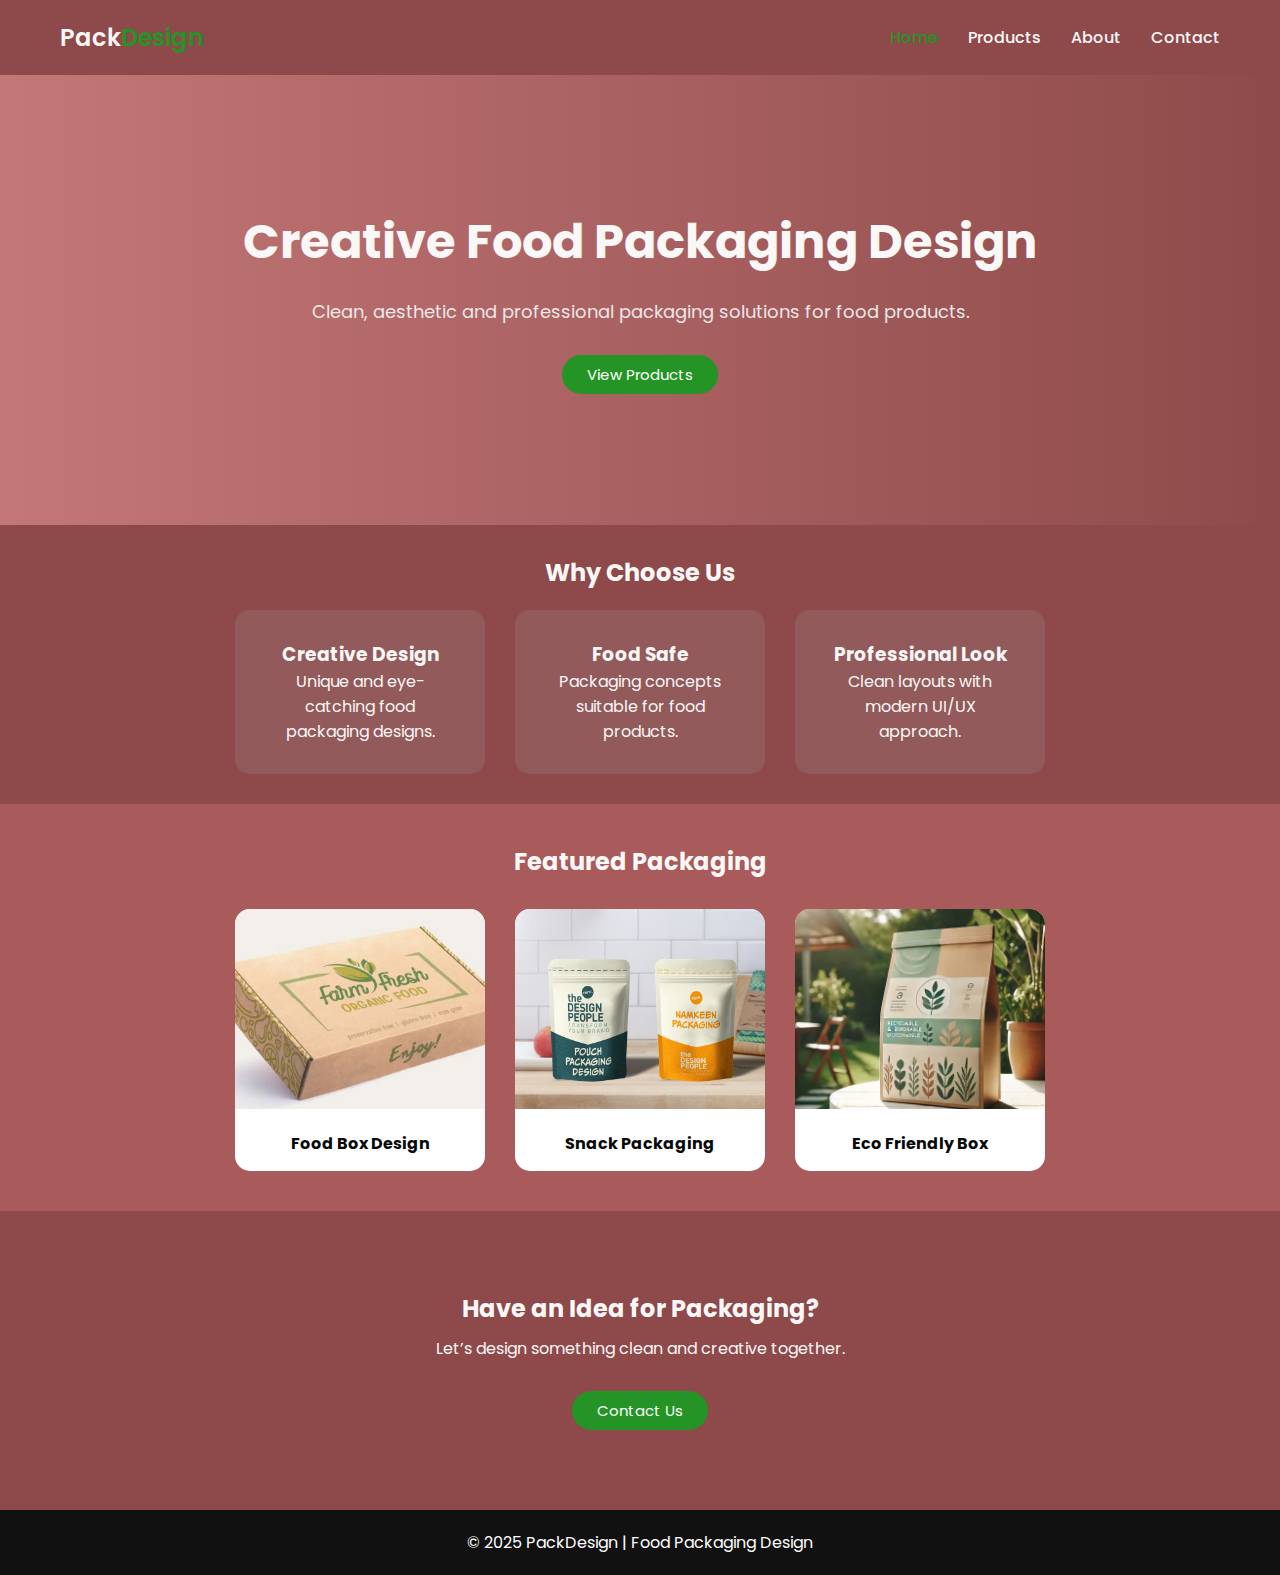
<file: index.html>
<!DOCTYPE html>
<html lang="en">
<head>
    <meta charset="UTF-8">
    <meta name="viewport" content="width=device-width, initial-scale=1.0">
    <title>Food 
        Packaging Design</title>

    <!-- Google Font -->
    <link href="https://fonts.googleapis.com/css2?family=Poppins:wght@300;400;500;600&display=swap" rel="stylesheet">

    <!-- CSS -->
    <link rel="stylesheet" href="style.css">
</head>
<body>

    <!-- NAVBAR -->
    <header class="navbar">
        <div class="logo">Pack<span>Design</span></div>
        <nav>
            <ul>
                <li><a href="index.html" class="active">Home</a></li>
                <li><a href="products.html">Products</a></li>
                <li><a href="about.html">About</a></li>
                <li><a href="contact.html">Contact</a></li>
            </ul>
        </nav>
    </header>

    <!-- HERO SECTION -->
    <section class="hero">
        <div class="hero-content">
            <h1>Creative Food Packaging Design</h1>
            <p>Clean, aesthetic and professional packaging solutions for food products.</p>
            <a href="products.html" class="btn">View Products</a>
        </div>
    </section>

    <!-- WHY CHOOSE US -->
    <section class="features">
        <h2>Why Choose Us</h2>
        <div class="feature-box">
            <div class="feature">
                <h3>Creative Design</h3>
                <p>Unique and eye-catching food packaging designs.</p>
            </div>
            <div class="feature">
                <h3>Food Safe</h3>
                <p>Packaging concepts suitable for food products.</p>
            </div>
            <div class="feature">
                <h3>Professional Look</h3>
                <p>Clean layouts with modern UI/UX approach.</p>
            </div>
        </div>
    </section>

    <!-- FEATURED PRODUCTS -->
    <section class="featured">
        <h2>Featured Packaging</h2>
        <div class="product-grid">
            <div class="product-card">
                <img src="images/image2.webp" alt="Food Box">
                <h4>Food Box Design</h4>
            </div>
            <div class="product-card">
                <img src="images/image3.jpg" alt="Snack Packaging">
                <h4>Snack Packaging</h4>
            </div>
            <div class="product-card">
                <img src="images/image4.webp" alt="Eco Package">
                <h4>Eco Friendly Box</h4>
            </div>
        </div>
    </section>

    <!-- CTA -->
    <section class="cta">
        <h2>Have an Idea for Packaging?</h2>
        <p>Let’s design something clean and creative together.</p>
        <a href="contact.html" class="btn">Contact Us</a>
    </section>

    <!-- FOOTER -->
    <footer>
        <p>© 2025 PackDesign | Food Packaging Design</p>
    </footer>

</body>
</html>
</file>
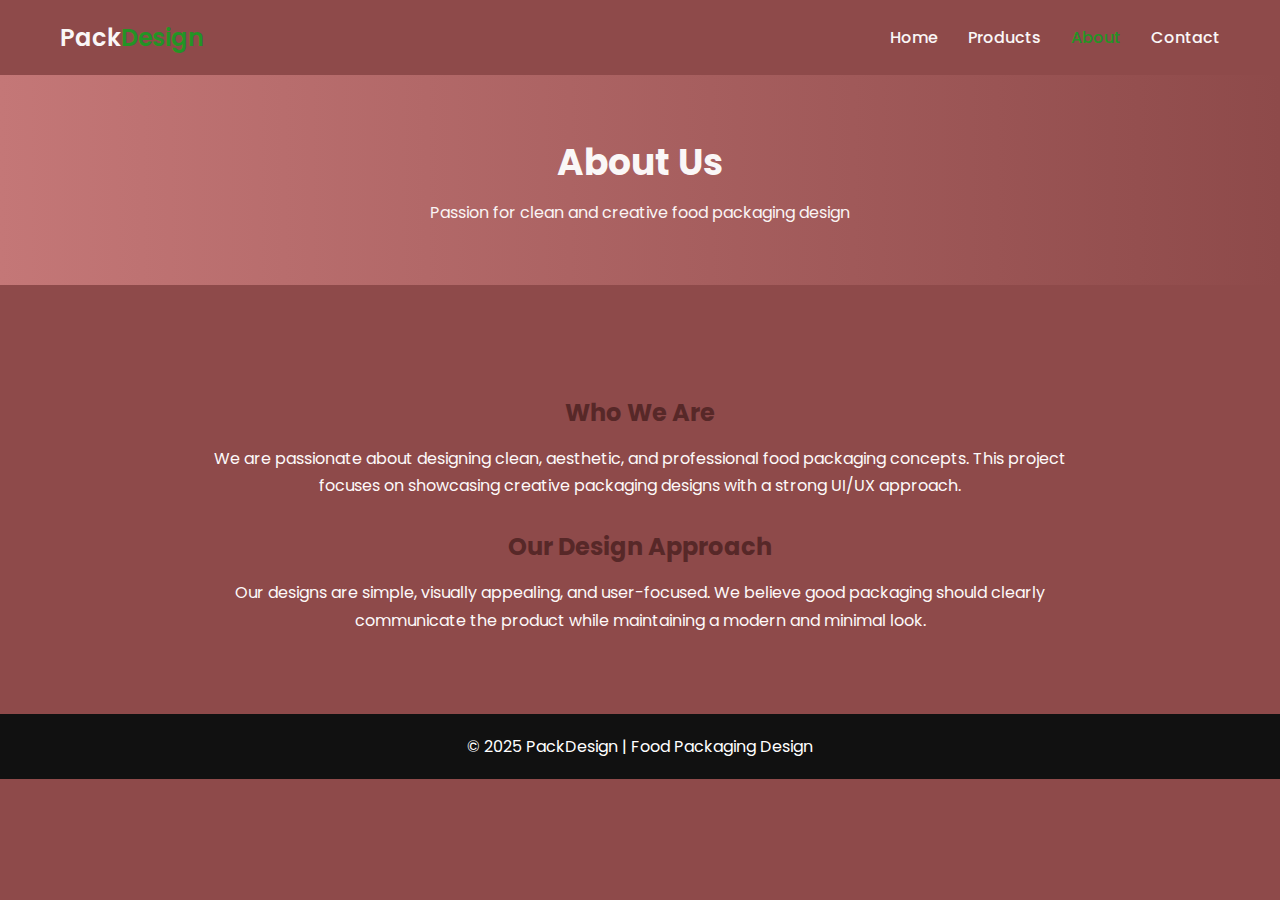
<file: about.html>
<!DOCTYPE html>
<html lang="en">
<head>
    <meta charset="UTF-8">
    <meta name="viewport" content="width=device-width, initial-scale=1.0">
    <title>About | Food Packaging Design</title>

    <!-- Google Font -->
    <link href="https://fonts.googleapis.com/css2?family=Poppins:wght@300;400;500;600&display=swap" rel="stylesheet">

    <!-- CSS -->
    <link rel="stylesheet" href="style.css">
</head>
<body>

    <!-- NAVBAR -->
    <header class="navbar">
        <div class="logo">Pack<span>Design</span></div>
        <nav>
            <ul>
                <li><a href="index.html">Home</a></li>
                <li><a href="products.html">Products</a></li>
                <li><a href="about.html" class="active">About</a></li>
                <li><a href="contact.html">Contact</a></li>
            </ul>
        </nav>
    </header>

    <!-- PAGE HEADER -->
    <section class="page-header">
        <h1>About Us</h1>
        <p>Passion for clean and creative food packaging design</p>
    </section>

    <!-- ABOUT CONTENT -->
    <section class="about">
        <div class="about-container">
            <div class="about-text">
                <h2>Who We Are</h2>
                <p>
                    We are passionate about designing clean, aesthetic, and professional
                    food packaging concepts. This project focuses on showcasing creative
                    packaging designs with a strong UI/UX approach.
                </p>

                <h2>Our Design Approach</h2>
                <p>
                    Our designs are simple, visually appealing, and user-focused.
                    We believe good packaging should clearly communicate the product
                    while maintaining a modern and minimal look.
                </p>
            </div>
        </div>
    </section>

    <!-- FOOTER -->
    <footer>
        <p>© 2025 PackDesign | Food Packaging Design</p>
    </footer>

</body>
</html>
</file>
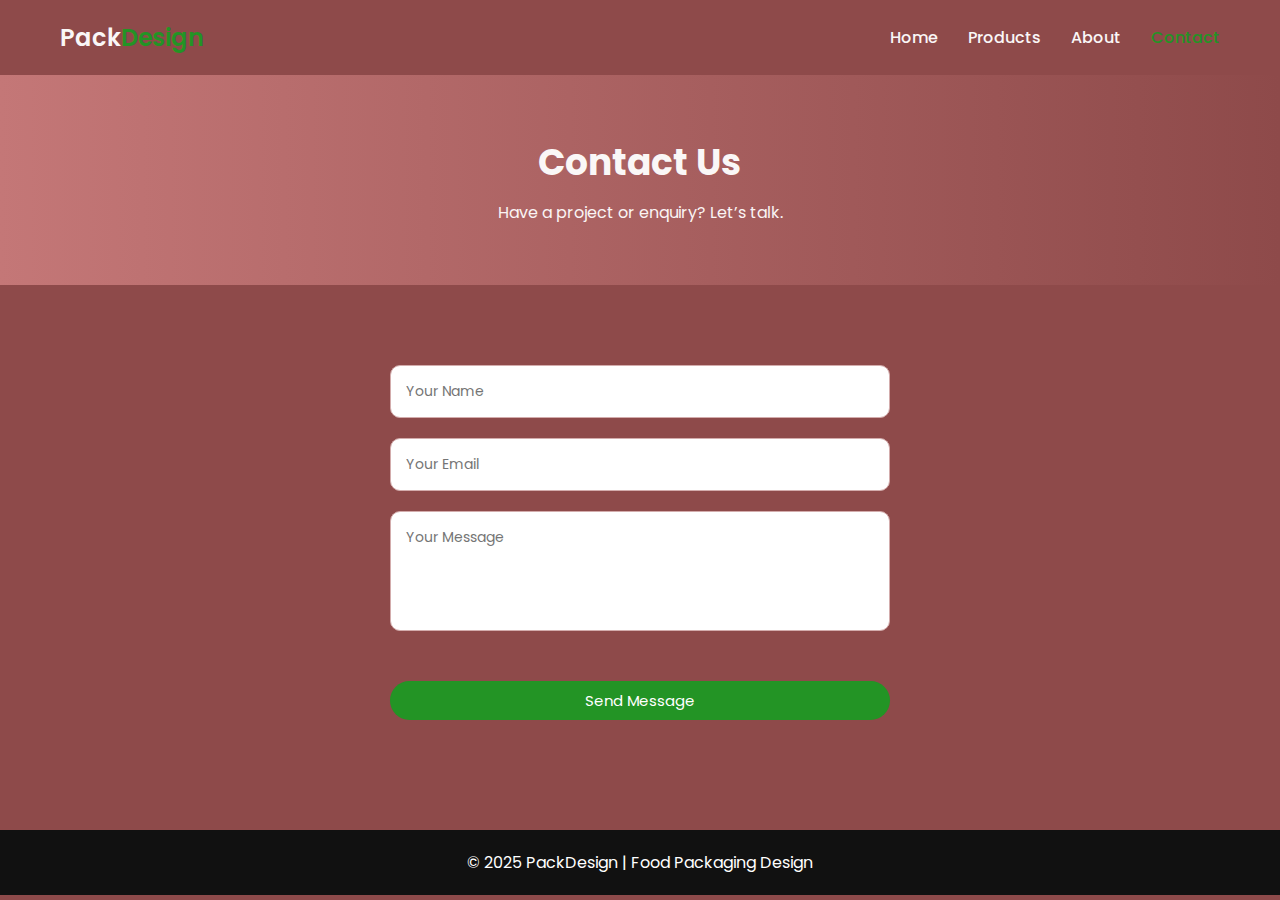
<file: contact.html>
<!DOCTYPE html>
<html lang="en">
<head>
    <meta charset="UTF-8">
    <meta name="viewport" content="width=device-width, initial-scale=1.0">
    <title>Contact | Food Packaging Design</title>

    <!-- Google Font -->
    <link href="https://fonts.googleapis.com/css2?family=Poppins:wght@300;400;500;600&display=swap" rel="stylesheet">

    <!-- CSS -->
    <link rel="stylesheet" href="style.css">
</head>
<body>

    <!-- NAVBAR -->
    <header class="navbar">
        <div class="logo">Pack<span>Design</span></div>
        <nav>
            <ul>
                <li><a href="index.html">Home</a></li>
                <li><a href="products.html">Products</a></li>
                <li><a href="about.html">About</a></li>
                <li><a href="contact.html" class="active">Contact</a></li>
            </ul>
        </nav>
    </header>

    <!-- PAGE HEADER -->
    <section class="page-header">
        <h1>Contact Us</h1>
        <p>Have a project or enquiry? Let’s talk.</p>
    </section>

    <!-- CONTACT SECTION -->
    <section class="contact">
        <div class="contact-container">
            <form id="contactForm">
                <input type="text" id="name" placeholder="Your Name">
                <input type="email" id="email" placeholder="Your Email">
                <textarea id="message" placeholder="Your Message"></textarea>
                <button type="submit" class="btn">Send Message</button>
                <p id="formMessage"></p>
            </form>
        </div>
    </section>

    <!-- FOOTER -->
    <footer>
        <p>© 2025 PackDesign | Food Packaging Design</p>
    </footer>

    <!-- JS -->
    <script src="script.js"></script>
</body>
</html>
</file>
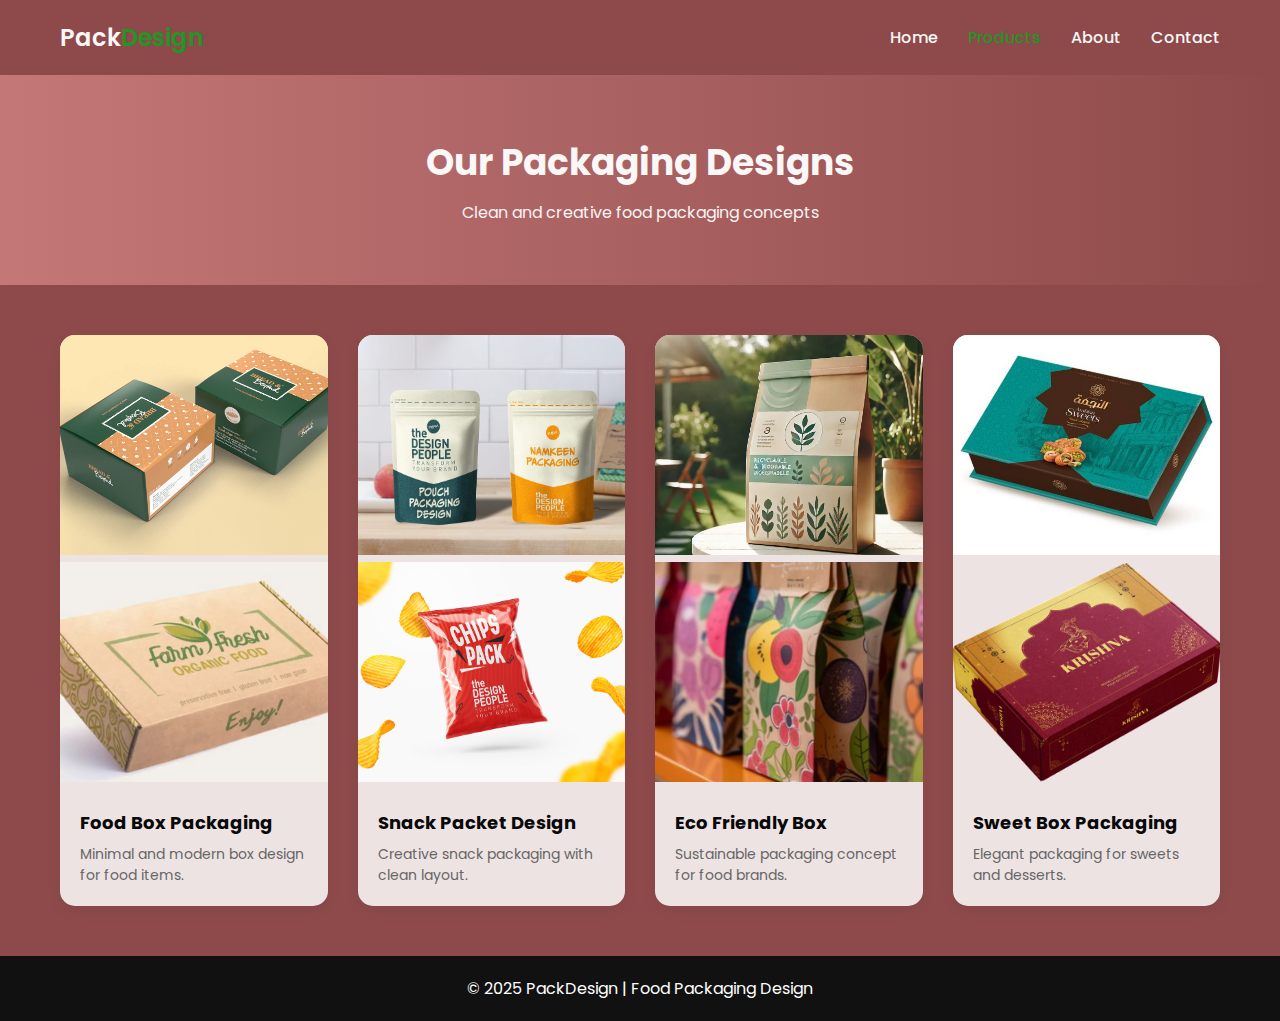
<file: products.html>
<!DOCTYPE html>
<html lang="en">
<head>
    <meta charset="UTF-8">
    <meta name="viewport" content="width=device-width, initial-scale=1.0">
    <title>Products | Food Packaging</title>

    <!-- Google Font -->
    <link href="https://fonts.googleapis.com/css2?family=Poppins:wght@300;400;500;600&display=swap" rel="stylesheet">

    <!-- CSS -->
    <link rel="stylesheet" href="style.css">
</head>
<body>

    <!-- NAVBAR -->
    <header class="navbar">
        <div class="logo">Pack<span>Design</span></div>
        <nav>
            <ul>
                <li><a href="index.html">Home</a></li>
                <li><a href="products.html" class="active">Products</a></li>
                <li><a href="about.html">About</a></li>
                <li><a href="contact.html">Contact</a></li>
            </ul>
        </nav>
    </header>

    <!-- PAGE HEADER -->
    <section class="page-header">
        <h1>Our Packaging Designs</h1>
        <p>Clean and creative food packaging concepts</p>
    </section>

    <!-- PRODUCTS GRID -->
    <section class="products">
        <div class="products-grid">

            <div class="product-item">
                <img src="images/image1.jpg.webp" alt="Food Box">
                <img src="images/image2.webp" alt="Food Box">
                <div class="product-info">
                    <h3>Food Box Packaging</h3>
                    <p>Minimal and modern box design for food items.</p>
                </div>
            </div>

            <div class="product-item">
                <img src="images/image3.jpg" alt="Snack Packet">
                <img src="images/image5.jpg" alt="Snack Packet">
                <div class="product-info">
                    <h3>Snack Packet Design</h3>
                    <p>Creative snack packaging with clean layout.</p>
                </div>
            </div>

            <div class="product-item">
                <img src="images/image4.webp" alt="Eco Box">
                <img src="images/image8.webp" alt="Eco Box">
                <div class="product-info">
                    <h3>Eco Friendly Box</h3>
                    <p>Sustainable packaging concept for food brands.</p>
                </div>
            </div>

            <div class="product-item">
                <img src="images/image9.jpg" alt="Sweet Box">                
                <img src="images/image10.png" alt="Sweet Box">
                <div class="product-info">
                    <h3>Sweet Box Packaging</h3>
                    <p>Elegant packaging for sweets and desserts.</p>
                </div>
            </div>

        </div>
    </section>

    <!-- FOOTER -->
    <footer>
        <p>© 2025 PackDesign | Food Packaging Design</p>
    </footer>

</body>
</html>
</file>
<file: style.css>
* {
    margin: 0;
    padding: 0;
    box-sizing: border-box;
    font-family: 'Poppins', sans-serif;
}

body {
    background: #8e4a4a;
    color: #faf7f7;
}

/* NAVBAR */
.navbar {
    display: flex;
    justify-content: space-between;
    align-items: center;
    padding: 20px 60px;
    background:#8e4a4a;
    box-shadow: 0 2px 10px rgba(191, 38, 38, 0.05);
}

.logo {
    font-size: 24px;
    font-weight: 600;
}

.logo span {
    color: #239425;
}

nav ul {
    list-style: none;
    display: flex;
    gap: 30px;
}

nav ul li a {
    text-decoration: none;
    color: #faf7f7;
    font-weight: 500;
}

nav ul li a.active,
nav ul li a:hover {
    width: 100%;
    color: #239425;
}

/* HERO */
.hero {
    height: 50vh;
    background: linear-gradient(to right, #c47777, #8e4a4a);
    display: flex;
    align-items: center;
    justify-content: center;
    text-align: center;
}

.hero-content h1 {
    font-size: 48px;
    margin-bottom: 20px;
}

.hero-content p {
    font-size: 18px;
    margin-bottom: 30px;
    color: #ece7e7;
    margin: auto;
}

.btn {
    padding: 8px 25px;
    background: #239425;
    color: #fff;
    text-decoration: none;
    border-radius: 30px;
    font-size: 15px;
    margin-top: 30px;
    display: inline-block;
    border: none;
    transition: transform 0.3s;
}
.btn:hover{
    background-color: #076507;
    transform: translateY(-3px);
}


/* FEATURES */
.features {
    padding: 30px 60px;
    text-align: center;
}

.features h2 {
    margin-bottom: 20px;
}

.feature-box {
    display: flex;
    justify-content: center;
    gap: 30px;
}

.feature {
    background: #925a5a;
    padding: 30px;
    border-radius: 15px;
    width: 250px;
}

/* FEATURED PRODUCTS */
.featured {
    padding: 40px 60px;
    background: #a95a5a;
    text-align: center;
}

.product-grid {
    display: flex;
    justify-content: center;
    color: #090909;
    gap: 30px;
    margin-top: 30px;
}

.product-card {
    background: #fff;
    border-radius: 15px;
    overflow: hidden;
    width: 250px;
    transition: transform 0.3s;
}

.product-card:hover {
    transform: translateY(-8px);
}

.product-card img {
    width: 100%;
    height: 200px;
    object-fit: cover;
}

.product-card h4 {
    padding: 15px;
}

/* CTA */
.cta {
    padding: 80px 60px;
    text-align: center;
}

.cta h2 {
    margin-bottom: 10px;
}

/* FOOTER */
footer {
    background: #111;
    color: #fff;
    text-align: center;
    padding: 20px;
}
/* PAGE HEADER */
.page-header {
    background: linear-gradient(to right, #c47777, #8e4a4a);
    padding: 60px;
    text-align: center;
    /* background: #b16c6c; */
}

.page-header h1 {
    font-size: 36px;
    margin-bottom: 10px;
}

.page-header p {
    color: #faf4f4;
}

/* PRODUCTS PAGE */
.products {
    padding: 50px 60px ;
}

.products-grid {
    display: grid;
    grid-template-columns: repeat(auto-fit, minmax(250px, 1fr));
    gap: 30px;
}

.product-item {
    background: #eee3e3;
    color: #090909;
    border-radius: 15px;
    overflow: hidden;
    box-shadow: 0 5px 15px rgba(0,0,0,0.05);
    transition: transform 0.3s;
}

.product-item:hover {
    transform: translateY(-8px);
}

.product-item img {
    width: 100%;
    height: 220px;
    object-fit: cover;
}

.product-info {
    padding: 20px;
}

.product-info h3 {
    font-size: 18px;
    margin-bottom: 8px;
}

.product-info p {
    font-size: 14px;
    color: #666;
}
/* ABOUT PAGE */
.about {
    padding: 80px 60px;
    text-align: center;
}

.about-container {
    max-width: 900px;
    margin: auto;
}

.about-text h2 {
    font-size: 24px;
    margin-bottom: 15px;
    margin-top: 30px;
    color: #572828;
}

.about-text p {
    font-size: 16px;
    line-height: 1.7;
    color: #fdf9f9;
}
/* CONTACT PAGE */
.contact {
    padding: 80px 60px;
}

.contact-container {
    max-width: 500px;
    margin: auto;
}

.contact form {
    display: flex;
    flex-direction: column;
    gap: 20px;
}

.contact input,
.contact textarea {
    padding: 15px;
    border-radius: 10px;
    border: 1px solid #d3acac;
    font-size: 14px;
}

.contact textarea {
    resize: none;
    height: 120px;
}

#formMessage {
    font-size: 14px;
    margin-top: 10px;
}
</file>
